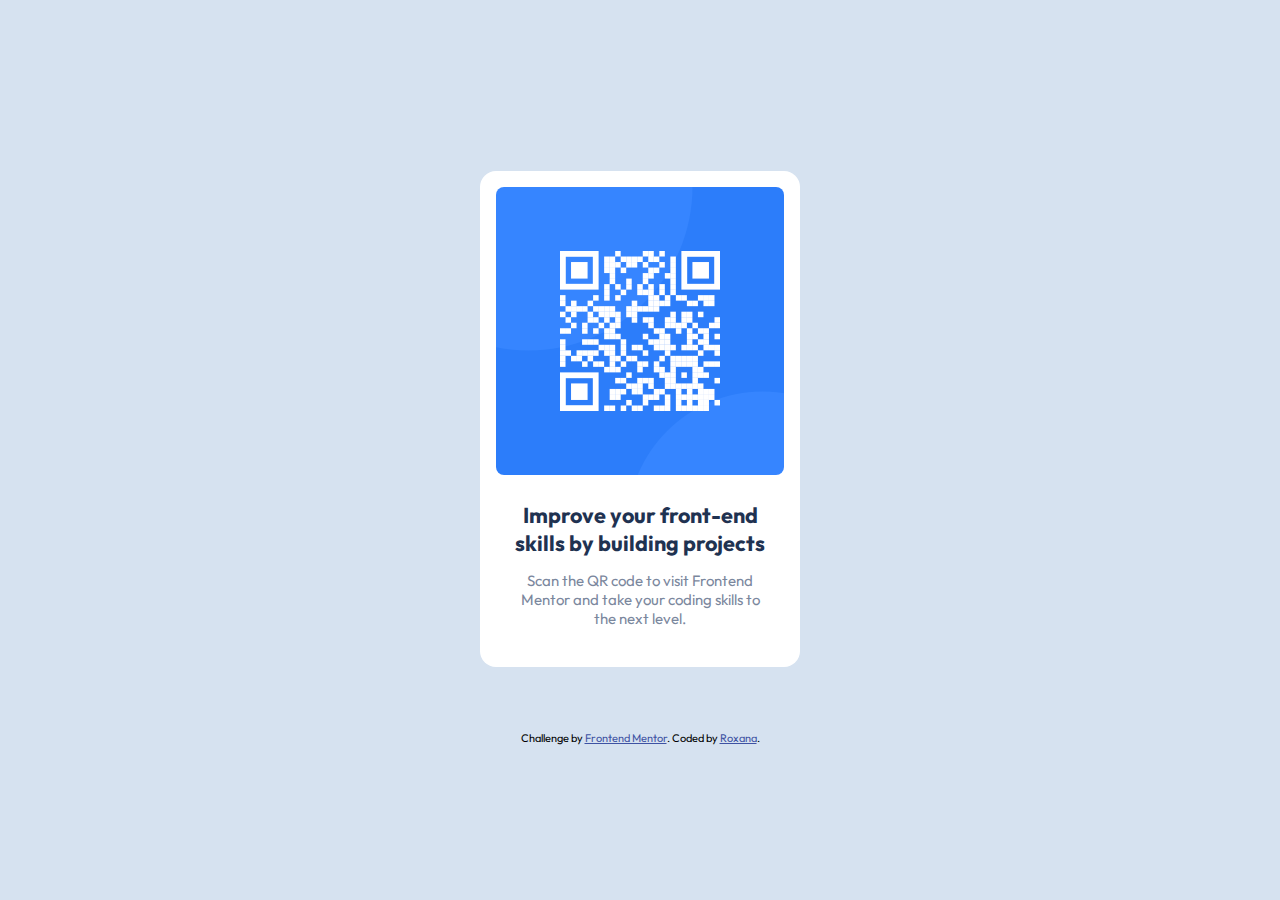
<file: qr-code-component/index.html>
<!DOCTYPE html>
<html lang="en">
<head>
    <meta charset="UTF-8">
    <meta http-equiv="X-UA-Compatible" content="IE=edge">
    <meta name="viewport" content="width=device-width, initial-scale=1.0">
    <link rel="icon" type="image/png" sizes="32x32" href="./images/favicon-32x32.png">
    <title>Frontend Mentor | QR code component using HTML, CSS and Flexbox coding </title>
    <link rel="stylesheet" href="./css/styles.css">
</head>
<body>
    <main class="container">        
        <div class="card">
            <img class="card-img" src="./images/image-qr-code.png" alt="QR code to frontend mentor">
            <h1 class="card-title">Improve your front-end skills by building projects</h1>
            <p class="card-text">Scan the QR code to visit Frontend Mentor and take your coding 
                skills to the next level.
            </p>  
        </div>            
    </main>
    <footer>
        <div class="attribution">
            Challenge by <a rel="noopener" href="https://www.frontendmentor.io?ref=challenge">Frontend Mentor</a>. 
            Coded by <a href="#">Roxana</a>.
        </div>
    </footer>    
</body>
</html>
</file>
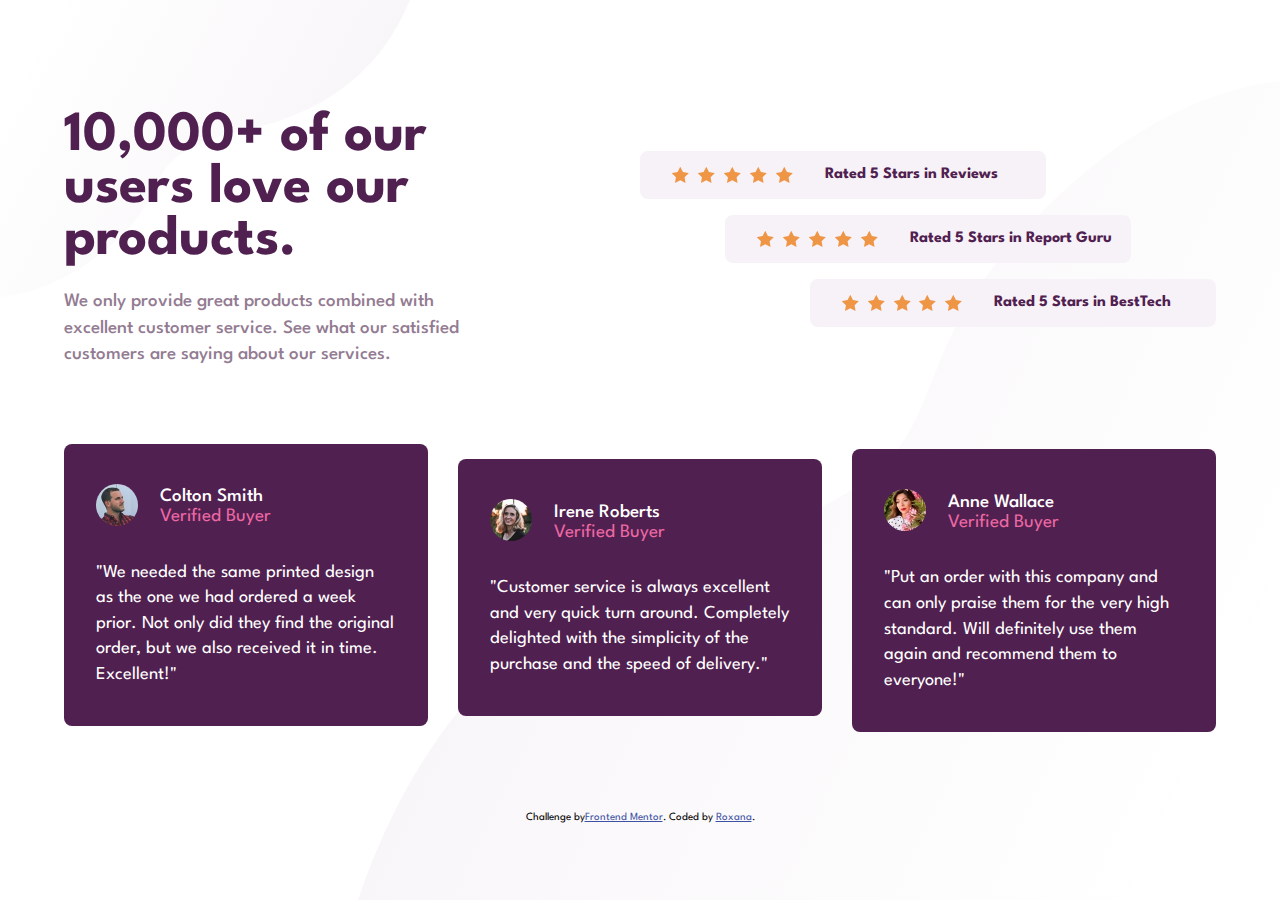
<file: social-proof-section-master/index.html>
<!DOCTYPE html>
<html lang="en">
<head>
    <meta charset="UTF-8">
    <meta http-equiv="X-UA-Compatible" content="IE=edge">
    <meta name="viewport" content="width=device-width, initial-scale=1.0">
    <link rel="icon" type="image/png" sizes="32x32" href="./images/favicon-32x32.png">
    <!-----------------------------Google Fonts-------------------------------------->
    <link rel="preconnect" href="https://fonts.googleapis.com">
    <link rel="preconnect" href="https://fonts.gstatic.com" crossorigin>
    <link href="https://fonts.googleapis.com/css2?family=League+Spartan:wght@400;500;700&display=swap" rel="stylesheet">
    <title>Frontend Mentor | Social proof section using HTML, CSS, Flexbox, Grid coding</title>
    <link rel="stylesheet" href="./css/styles.css">
</head>
<!--Social proof section-->
<body>
    <main class="container">        
        <section class="section-1">
            <div class="content-text">
                <div class="text">
                    <h1 class="title">10,000+ of our users love our products.</h1>
                    <p class="paragraph">We only provide great products combined with excellent customer service.
                    See what our satisfied customers are saying about our services.</p>
                </div>
            </div>        
            <div class="content-rs">
                <div class="rated-stars rs-1">
                    <div class="stars">
                        <svg width="17" height="16" xmlns="http://www.w3.org/2000/svg"><path d="M16.539 6.097a.297.297 0 00-.24-.202l-5.36-.779L8.542.26a.296.296 0 00-.53 0L5.613 5.117l-5.36.779a.297.297 0 00-.165.505l3.88 3.78-.917 5.34a.297.297 0 00.43.312l4.795-2.52 4.794 2.52a.296.296 0 00.43-.313l-.916-5.338L16.464 6.4c.08-.08.11-.197.075-.304z" fill="#EF9546" fill-rule="nonzero"/></svg>
                        <svg width="17" height="16" xmlns="http://www.w3.org/2000/svg"><path d="M16.539 6.097a.297.297 0 00-.24-.202l-5.36-.779L8.542.26a.296.296 0 00-.53 0L5.613 5.117l-5.36.779a.297.297 0 00-.165.505l3.88 3.78-.917 5.34a.297.297 0 00.43.312l4.795-2.52 4.794 2.52a.296.296 0 00.43-.313l-.916-5.338L16.464 6.4c.08-.08.11-.197.075-.304z" fill="#EF9546" fill-rule="nonzero"/></svg>
                        <svg width="17" height="16" xmlns="http://www.w3.org/2000/svg"><path d="M16.539 6.097a.297.297 0 00-.24-.202l-5.36-.779L8.542.26a.296.296 0 00-.53 0L5.613 5.117l-5.36.779a.297.297 0 00-.165.505l3.88 3.78-.917 5.34a.297.297 0 00.43.312l4.795-2.52 4.794 2.52a.296.296 0 00.43-.313l-.916-5.338L16.464 6.4c.08-.08.11-.197.075-.304z" fill="#EF9546" fill-rule="nonzero"/></svg>
                        <svg width="17" height="16" xmlns="http://www.w3.org/2000/svg"><path d="M16.539 6.097a.297.297 0 00-.24-.202l-5.36-.779L8.542.26a.296.296 0 00-.53 0L5.613 5.117l-5.36.779a.297.297 0 00-.165.505l3.88 3.78-.917 5.34a.297.297 0 00.43.312l4.795-2.52 4.794 2.52a.296.296 0 00.43-.313l-.916-5.338L16.464 6.4c.08-.08.11-.197.075-.304z" fill="#EF9546" fill-rule="nonzero"/></svg>
                        <svg width="17" height="16" xmlns="http://www.w3.org/2000/svg"><path d="M16.539 6.097a.297.297 0 00-.24-.202l-5.36-.779L8.542.26a.296.296 0 00-.53 0L5.613 5.117l-5.36.779a.297.297 0 00-.165.505l3.88 3.78-.917 5.34a.297.297 0 00.43.312l4.795-2.52 4.794 2.52a.296.296 0 00.43-.313l-.916-5.338L16.464 6.4c.08-.08.11-.197.075-.304z" fill="#EF9546" fill-rule="nonzero"/></svg>
                    </div>
                    <p class="text-rs">Rated 5 Stars in Reviews</p>
                </div>
                <div class="rated-stars rs-2">
                    <div class="stars">
                        <svg width="17" height="16" xmlns="http://www.w3.org/2000/svg"><path d="M16.539 6.097a.297.297 0 00-.24-.202l-5.36-.779L8.542.26a.296.296 0 00-.53 0L5.613 5.117l-5.36.779a.297.297 0 00-.165.505l3.88 3.78-.917 5.34a.297.297 0 00.43.312l4.795-2.52 4.794 2.52a.296.296 0 00.43-.313l-.916-5.338L16.464 6.4c.08-.08.11-.197.075-.304z" fill="#EF9546" fill-rule="nonzero"/></svg>
                        <svg width="17" height="16" xmlns="http://www.w3.org/2000/svg"><path d="M16.539 6.097a.297.297 0 00-.24-.202l-5.36-.779L8.542.26a.296.296 0 00-.53 0L5.613 5.117l-5.36.779a.297.297 0 00-.165.505l3.88 3.78-.917 5.34a.297.297 0 00.43.312l4.795-2.52 4.794 2.52a.296.296 0 00.43-.313l-.916-5.338L16.464 6.4c.08-.08.11-.197.075-.304z" fill="#EF9546" fill-rule="nonzero"/></svg>
                        <svg width="17" height="16" xmlns="http://www.w3.org/2000/svg"><path d="M16.539 6.097a.297.297 0 00-.24-.202l-5.36-.779L8.542.26a.296.296 0 00-.53 0L5.613 5.117l-5.36.779a.297.297 0 00-.165.505l3.88 3.78-.917 5.34a.297.297 0 00.43.312l4.795-2.52 4.794 2.52a.296.296 0 00.43-.313l-.916-5.338L16.464 6.4c.08-.08.11-.197.075-.304z" fill="#EF9546" fill-rule="nonzero"/></svg>
                        <svg width="17" height="16" xmlns="http://www.w3.org/2000/svg"><path d="M16.539 6.097a.297.297 0 00-.24-.202l-5.36-.779L8.542.26a.296.296 0 00-.53 0L5.613 5.117l-5.36.779a.297.297 0 00-.165.505l3.88 3.78-.917 5.34a.297.297 0 00.43.312l4.795-2.52 4.794 2.52a.296.296 0 00.43-.313l-.916-5.338L16.464 6.4c.08-.08.11-.197.075-.304z" fill="#EF9546" fill-rule="nonzero"/></svg>
                        <svg width="17" height="16" xmlns="http://www.w3.org/2000/svg"><path d="M16.539 6.097a.297.297 0 00-.24-.202l-5.36-.779L8.542.26a.296.296 0 00-.53 0L5.613 5.117l-5.36.779a.297.297 0 00-.165.505l3.88 3.78-.917 5.34a.297.297 0 00.43.312l4.795-2.52 4.794 2.52a.296.296 0 00.43-.313l-.916-5.338L16.464 6.4c.08-.08.11-.197.075-.304z" fill="#EF9546" fill-rule="nonzero"/></svg>
                    </div>
                    <p class="text-rs">Rated 5 Stars in Report Guru</p>
                </div>
                <div class="rated-stars rs-3">
                    <div class="stars">
                        <svg width="17" height="16" xmlns="http://www.w3.org/2000/svg"><path d="M16.539 6.097a.297.297 0 00-.24-.202l-5.36-.779L8.542.26a.296.296 0 00-.53 0L5.613 5.117l-5.36.779a.297.297 0 00-.165.505l3.88 3.78-.917 5.34a.297.297 0 00.43.312l4.795-2.52 4.794 2.52a.296.296 0 00.43-.313l-.916-5.338L16.464 6.4c.08-.08.11-.197.075-.304z" fill="#EF9546" fill-rule="nonzero"/></svg>
                        <svg width="17" height="16" xmlns="http://www.w3.org/2000/svg"><path d="M16.539 6.097a.297.297 0 00-.24-.202l-5.36-.779L8.542.26a.296.296 0 00-.53 0L5.613 5.117l-5.36.779a.297.297 0 00-.165.505l3.88 3.78-.917 5.34a.297.297 0 00.43.312l4.795-2.52 4.794 2.52a.296.296 0 00.43-.313l-.916-5.338L16.464 6.4c.08-.08.11-.197.075-.304z" fill="#EF9546" fill-rule="nonzero"/></svg>
                        <svg width="17" height="16" xmlns="http://www.w3.org/2000/svg"><path d="M16.539 6.097a.297.297 0 00-.24-.202l-5.36-.779L8.542.26a.296.296 0 00-.53 0L5.613 5.117l-5.36.779a.297.297 0 00-.165.505l3.88 3.78-.917 5.34a.297.297 0 00.43.312l4.795-2.52 4.794 2.52a.296.296 0 00.43-.313l-.916-5.338L16.464 6.4c.08-.08.11-.197.075-.304z" fill="#EF9546" fill-rule="nonzero"/></svg>
                        <svg width="17" height="16" xmlns="http://www.w3.org/2000/svg"><path d="M16.539 6.097a.297.297 0 00-.24-.202l-5.36-.779L8.542.26a.296.296 0 00-.53 0L5.613 5.117l-5.36.779a.297.297 0 00-.165.505l3.88 3.78-.917 5.34a.297.297 0 00.43.312l4.795-2.52 4.794 2.52a.296.296 0 00.43-.313l-.916-5.338L16.464 6.4c.08-.08.11-.197.075-.304z" fill="#EF9546" fill-rule="nonzero"/></svg>
                        <svg width="17" height="16" xmlns="http://www.w3.org/2000/svg"><path d="M16.539 6.097a.297.297 0 00-.24-.202l-5.36-.779L8.542.26a.296.296 0 00-.53 0L5.613 5.117l-5.36.779a.297.297 0 00-.165.505l3.88 3.78-.917 5.34a.297.297 0 00.43.312l4.795-2.52 4.794 2.52a.296.296 0 00.43-.313l-.916-5.338L16.464 6.4c.08-.08.11-.197.075-.304z" fill="#EF9546" fill-rule="nonzero"/></svg>
                    </div>
                    <p class="text-rs">Rated 5 Stars in BestTech</p>
                </div>
            </div>
        </section>
        <section class="section-2">
            <div class="testimonials testminonial-1">
                <div class="img-name-verified">
                    <div class="img-user">
                        <img src="./images/image-colton.jpg" alt="Colton Smith">
                    </div>
                    <div class="name-verified">
                        <p class="name">Colton Smith</p>
                        <p class="verified">Verified Buyer</p>
                    </div> 
                </div>                                               
                <p class="text-testim">"We needed the same printed design as the one we had ordered a week prior.
                    Not only did they find the original order, but we also received it in time. Excellent!"</p>
            </div>
            <div class="testimonials testminonial-2">
                <div class="img-name-verified">
                    <div class="img-user">
                        <img src="./images/image-irene.jpg" alt="Irene Roberts">
                    </div>
                    <div class="name-verified">
                        <p class="name">Irene Roberts</p>
                        <p class="verified">Verified Buyer</p>
                    </div> 
                </div>                                               
                <p class="text-testim">"Customer service is always excellent and very quick turn around. Completely
                    delighted with the simplicity of the purchase and the speed of delivery."</p>
            </div>
            <div class="testimonials testminonial-3">
                <div class="img-name-verified">
                    <div class="img-user">
                        <img src="./images/image-anne.jpg" alt="Anne Wallace">
                    </div>
                    <div class="name-verified">
                        <p class="name">Anne Wallace</p>
                        <p class="verified">Verified Buyer</p>
                    </div> 
                </div>                                               
                <p class="text-testim">"Put an order with this company and can only praise them for the very high
                    standard. Will definitely use them again and recommend them to everyone!"</p>
            </div>
        </section>
    </main>
    <footer>
        <div class="attribution">
            Challenge by<a rel="noopener" href="https://www.frontendmentor.io?ref=challenge" target="_blank">Frontend Mentor</a>. 
            Coded by <a href="#">Roxana</a>.
        </div>
    </footer>
</body>
</html>
</file>
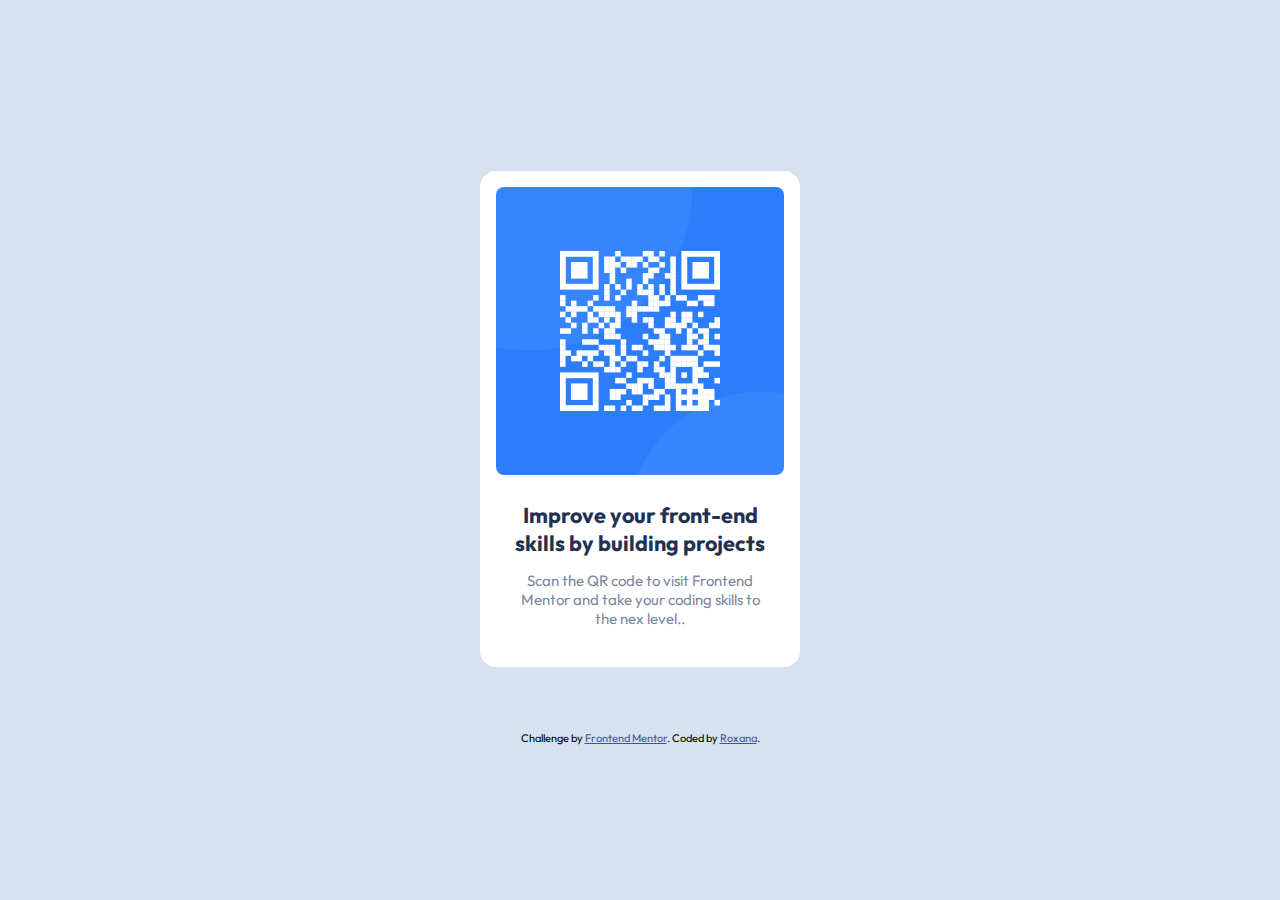
<file: qr-code-component/html/index.html>
<!DOCTYPE html>
<html lang="en">
<head>
    <meta charset="UTF-8">
    <meta http-equiv="X-UA-Compatible" content="IE=edge">
    <meta name="viewport" content="width=device-width, initial-scale=1.0">
    <link rel="icon" type="image/png" sizes="32x32" href="../images/favicon-32x32.png">
    <title>Frontend Mentor | QR code component using HTML, CSS and Flexbox coding </title>
    <link rel="stylesheet" href="../css/styles.css">
</head>
<body>
    <main class="container">        
        <div class="card">
            <img class="card-img" src="../images/image-qr-code.png" alt="QR">
            <h1 class="card-title">Improve your front-end skills by building projects</h1>
            <p class="card-text">Scan the QR code to visit Frontend Mentor and take your coding 
                skills to the nex level..
            </p>  
        </div>            
    </main>
    <footer>
        <div class="attribution">
            Challenge by <a href="https://www.frontendmentor.io?ref=challenge" target="_blank">Frontend Mentor</a>. 
            Coded by <a href="#">Roxana</a>.
        </div>
    </footer>    
</body>
</html>
</file>
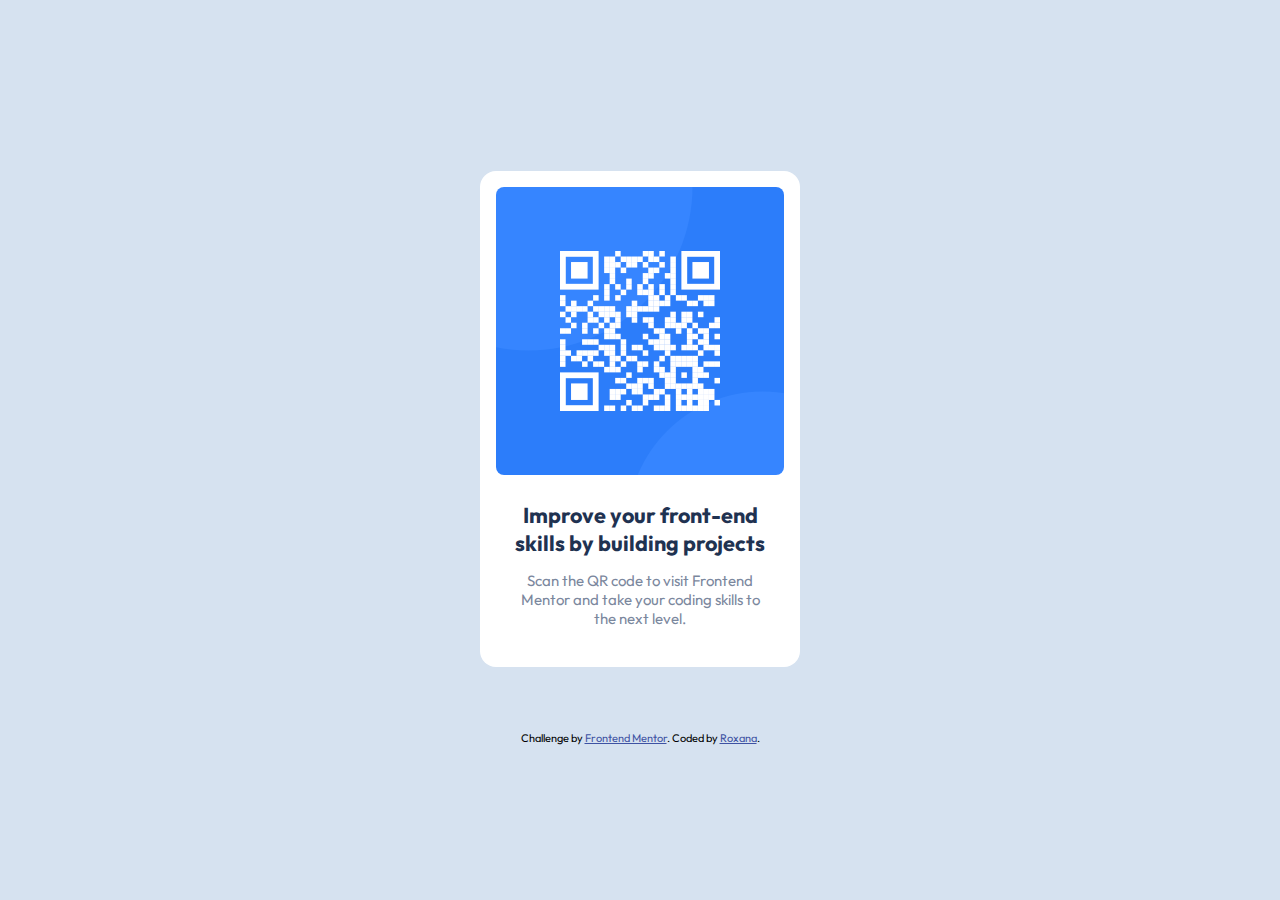
<file: qr-code-component/index2.html>
<!DOCTYPE html>
<html lang="en">
<head>
    <meta charset="UTF-8">
    <meta http-equiv="X-UA-Compatible" content="IE=edge">
    <meta name="viewport" content="width=device-width, initial-scale=1.0">
    <link rel="icon" type="image/png" sizes="32x32" href="./images/favicon-32x32.png">
    <title>Frontend Mentor | QR code component using HTML, CSS and Flexbox coding </title>
    <style>
        @import url('https://fonts.googleapis.com/css2?family=Outfit:wght@400;700&display=swap');

        * {
            font-family: 'Outfit', sans-serif;
            margin: 0;
        }

        body {
            min-height: 100vh;
            background-color: hsl(212, 45%, 89%);
            display: flex;
            align-items: center;
            justify-content: center;
            flex-direction: column;
            gap: 3em;
        }

        .container {    
            text-align: center;
            padding: 1em;     
        }

        .card {
            max-width: 18em;
            padding: 1em;    
            border-radius: 1em;
            background-color: hsl(0, 0%, 100%);    
            
        }

        .card-img {
            border-radius: 0.5em;
            max-width: 100%;
        }

        .card-title {
            color: hsl(218, 44%, 22%);
            padding: 0.3em 0.2em;
            margin: 0.7em 0 0 0;
            font-size: 1.35em;

        }

        .card-text {
            font-size: 0.938em;
            font-weight: 400;
            padding: 0.5em 1em;
            margin: 0 0 1em 0;
            color: hsl(220, 15%, 55%);
        }

        .attribution {
            font-size: 11px; 
            text-align: center; 
        }

        .attribution a { 
            color: hsl(228, 45%, 44%); 
        }
    </style>
</head>
<body>
    <main class="container">        
        <div class="card">
            <img class="card-img" src="./images/image-qr-code.png" alt="QR code to frontend mentor">
            <h1 class="card-title">Improve your front-end skills by building projects</h1>
            <p class="card-text">Scan the QR code to visit Frontend Mentor and take your coding 
                skills to the next level.
            </p>  
        </div>            
    </main>
    <footer>
        <div class="attribution">
            Challenge by <a rel="noopener" href="https://www.frontendmentor.io?ref=challenge">Frontend Mentor</a>. 
            Coded by <a href="#">Roxana</a>.
        </div>
    </footer>    
</body>
</html>
</file>
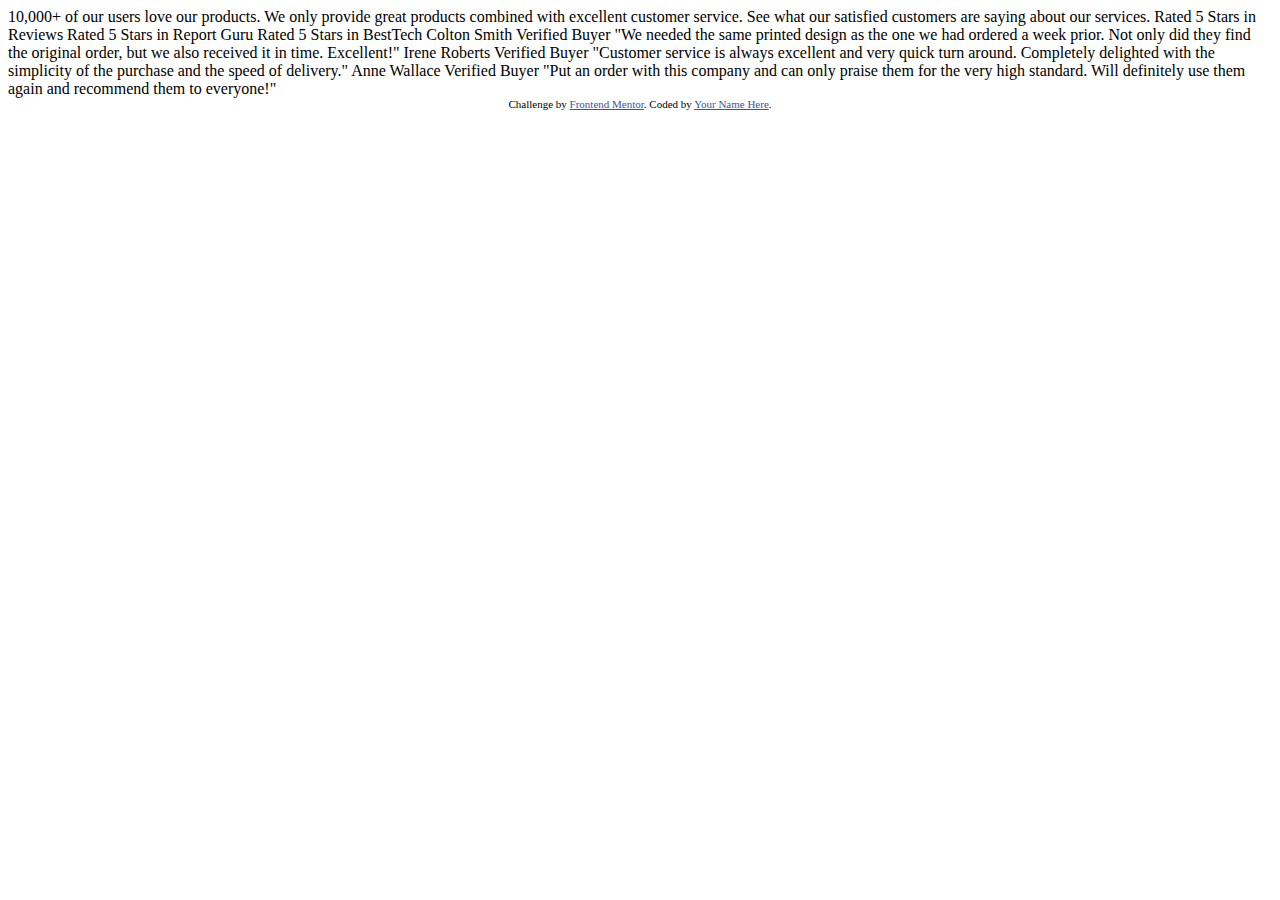
<file: social-proof-section-master/index2.html>
<!DOCTYPE html>
<html lang="en">
  <head>
    <meta charset="UTF-8" />
    <meta name="viewport" content="width=device-width, initial-scale=1.0" />
    <!-- displays site properly based on user's device -->

    <link
      rel="icon"
      type="image/png"
      sizes="32x32"
      href="./images/favicon-32x32.png"
    />

    <title>Frontend Mentor | Social proof section</title>

    <!-- Feel free to remove these styles or customise in your own stylesheet 👍 -->
    <style>
      .attribution {
        font-size: 11px;
        text-align: center;
      }
      .attribution a {
        color: hsl(228, 45%, 44%);
      }
    </style>
  </head>
  <body>
    10,000+ of our users love our products.

    We only provide great products combined with excellent customer service.
    See what our satisfied customers are saying about our services.
    
    Rated 5 Stars in Reviews
    Rated 5 Stars in Report Guru
    Rated 5 Stars in BestTech
    
    Colton Smith 
    Verified Buyer
    "We needed the same printed design as the one we had ordered a week prior.
    Not only did they find the original order, but we also received it in time.
    Excellent!"
    
    Irene Roberts 
    Verified Buyer
    "Customer service is always excellent and very quick turn around. Completely
    delighted with the simplicity of the purchase and the speed of delivery."
    
    Anne Wallace 
    Verified Buyer
    "Put an order with this company and can only praise them for the very high
    standard. Will definitely use them again and recommend them to everyone!"

    <div class="attribution">
      Challenge by
      <a href="https://www.frontendmentor.io?ref=challenge" target="_blank"
        >Frontend Mentor</a
      >. Coded by <a href="#">Your Name Here</a>.
    </div>
  </body>
</html>
</file>
<file: qr-code-component/css/styles.css>
@import url('https://fonts.googleapis.com/css2?family=Outfit:wght@400;700&display=swap');

* {
    font-family: 'Outfit', sans-serif;
    margin: 0;
}

body {
    min-height: 100vh;
    background-color: hsl(212, 45%, 89%);
    display: flex;
    align-items: center;
    justify-content: center;
    flex-direction: column;
    gap: 3em;
}

.container {    
    text-align: center;
    padding: 1em;     
}

.card {
    max-width: 18em;
    padding: 1em;    
    border-radius: 1em;
    background-color: hsl(0, 0%, 100%);
}

.card-img {
    border-radius: 0.5em;
    max-width: 100%;
}

.card-title {
    color: hsl(218, 44%, 22%);
    padding: 0.3em 0.2em;
    margin: 0.7em 0 0 0;
    font-size: 1.35em;

}

.card-text {
    font-size: 0.938em;
    font-weight: 400;
    padding: 0.5em 1em;
    margin: 0 0 1em 0;
    color: hsl(220, 15%, 55%);
}

.attribution {
    font-size: 0.688em; 
    text-align: center; 
}

.attribution a { 
    color: hsl(228, 45%, 44%); 
}
</file>
<file: social-proof-section-master/css/styles.css>
* {
    font-family: 'League Spartan', sans-serif;
    margin: 0;
}

body {
    min-height: 100vh;
    display: flex;
    align-items: center;
    justify-content: center;
    flex-direction: column;
    gap: 3em;
    background-color: hsl(0, 0%, 100%);
    background-image: url(../images/bg-pattern-top-desktop.svg), url(../images/bg-pattern-bottom-desktop.svg);
    background-repeat: no-repeat, no-repeat;
    background-position: left top, right bottom;
    background-size: 32% 33%, 72% 91%;
}

.container {
    width: 90%;
    max-width: 79em;
    margin: 2em auto;
    display: flex;
    align-items: center;    
    justify-content: center;
    flex-direction: column;   
}

/****************Section-1*************************/
.section-1 {
    display: flex;
    align-items: center;
    justify-content: center;
    flex-direction: row;
    margin-bottom: 4.688em;
}

.content-text {    
    width: 50%;
}

.content-text .text {
    padding-right: 7em;    
    width: 75%;
}

.title {
    font-size: 3.55em;
    padding-bottom: 0.4em;
    color: hsl(300, 43%, 22%);    
}

.paragraph {
    font-size: 1.188em;
    font-weight: 500;
    color: hsl(303, 10%, 53%);
    line-height: 1.4;   
}

.content-rs {    
    display: flex;    
    width: 50%;
    flex-direction: column;
    gap: 1em;
}

.rated-stars {
    display: flex;
    background-color: hsl(300, 24%, 96%);
    border-radius: 0.5em;
    min-width: 65%;   
    padding: 1em;
    gap: 1em;
}

.rated-stars.rs-1 {
    justify-self: start;
    align-self: start;
    
}

.rated-stars.rs-2 {
    justify-self: center;
    align-self: center;
}

.rated-stars.rs-3 {
    justify-self: end;
    align-self: end;    
}

.stars {
    display: flex;
    gap: 0.56em;
    padding: 0 1em 0;
}

.text-rs {
    color: hsl(300, 43%, 22%);
    font-weight: 700;
}

/****************Section-2*************************/
.section-2 {
    display: grid;
    min-height: 18em;    
    grid-template-columns: repeat(auto-fit, minmax(15.75em, 1fr));
    column-gap: 1.88em;
    row-gap: 1em;
    align-items: start;
    justify-items: center;
}

.testimonials {
    background-color: hsl(300, 43%, 22%);
    border-radius: 0.5em;
    padding: 2.5em 2em 2.42em;
}

.section-2 .testminonial-2 {
    align-self: center;
}

.section-2 .testminonial-3 {
    align-self: end;
}

.img-name-verified {
    display: grid;
    grid-template-columns: 4em auto;
    margin-bottom: 1.875em;
}

.img-user img {
    border-radius: 50%;
    max-width: 2.63em;
}

.name-verified {
    font-size: 1.188em;
    padding: 0.188em 0 0;
}

.name {
    font-weight: 500;
    color: hsl(0, 0%, 100%);
    line-height: 1.1;
}

.verified {
    color: hsl(333, 80%, 67%);
}

.text-testim {
    font-size: 1.14em;
    color: hsl(0, 0%, 100%);
    line-height: 1.4;
}

.attribution {
    font-size: 11px;
    text-align: center;
}

.attribution a {
    color: hsl(228, 45%, 44%);
}


/***************Media Query********************/
@media (max-width: 48em) {
    body {
        background-image: url(../images/bg-pattern-top-desktop.svg), none;
        background-size: 100% 22%;
    }

    .container {
        margin: 8em 1.5em;
    }

    .container .section-1 {
        padding: 0;
    }

    .section-1 {
        flex-direction: column;
        text-align: center;
        gap: 3em;        
    }

    .content-text {
        width: 100%;
    }

    .content-text .text {
        padding: 0;
        width: 100%;
    }

    .content-text .title {
        font-size: 2.55em;
    }

    .content-text .paragraph {
        font-size: 1.1em;
    }

    .content-rs {
        align-items: center;
        width: 100%;       
        
    }

    .rated-stars {
        flex-direction: column;
        width: 100%;
        padding: 1em 0 1em 0;
    }

    .stars {
        display: block;
    }

    .rated-stars.rs-2, .rated-stars.rs-3 {
        justify-self: center;
        align-self: center;
    }
    
}
</file>
